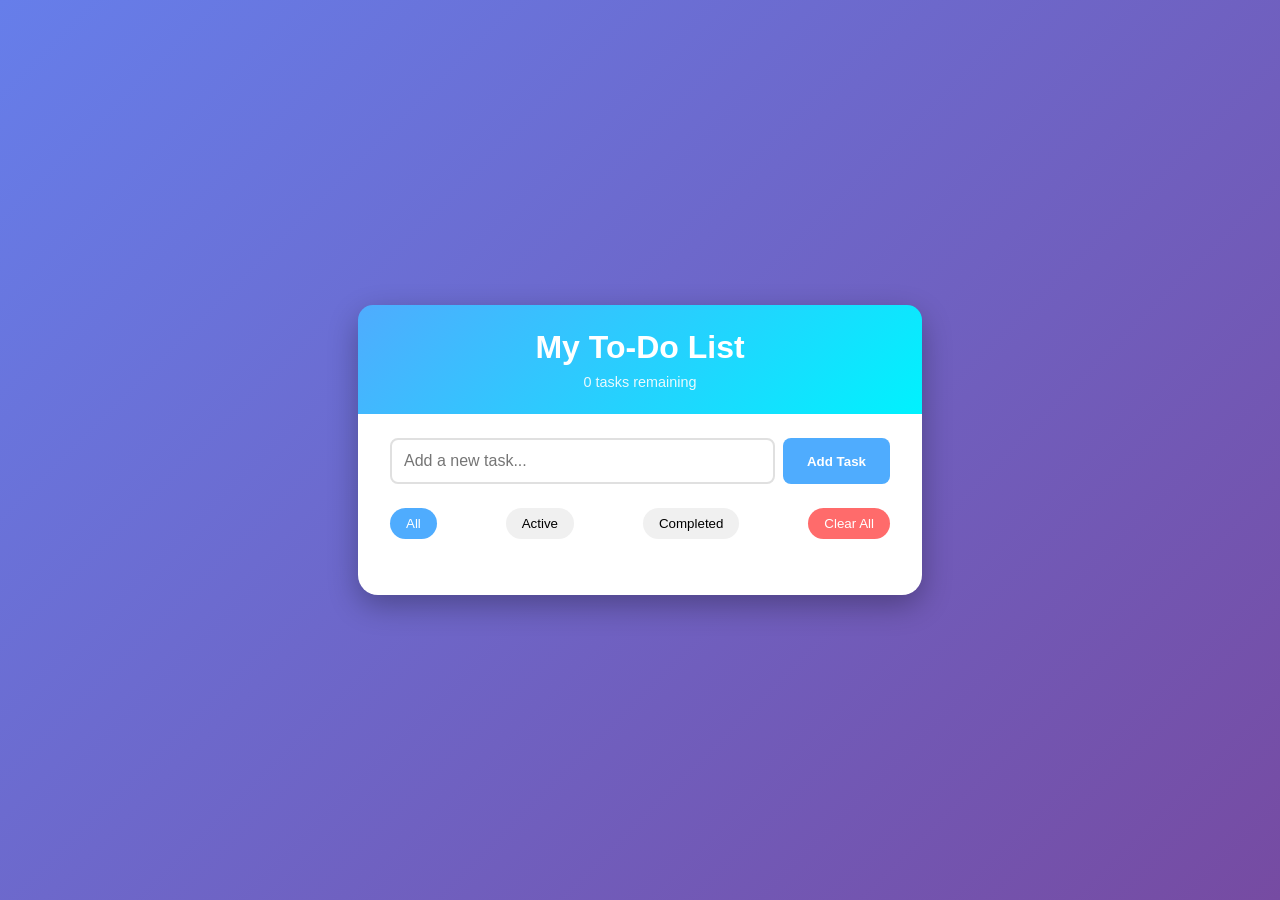
<file: index.html>
<!DOCTYPE html>
<html lang="en">
<head>
   <meta charset="UTF-8">
    <meta name="viewport" content="width=device-width, initial-scale=1.0">
     <link rel="stylesheet" href="java.css">
    <title> welcome to zikora's to do list</title>
</head>
<body>
    <div class="container">
        <div class="header">
            <h1>My To-Do List</h1>
            <p id="taskCount">0 tasks</p>
        </div>
       
        <div class="inner-container">
            <input id="taskInput" type="text" placeholder="Add a new task...">
            <button id="addBtn">Add Task</button>
        </div>
        <div class="filters">
            <button id="filterAll" class="filter-btn active">All</button>
            <button id="filterActive" class="filter-btn">Active</button>
            <button id="filterCompleted" class="filter-btn">Completed</button>
            <button id="clearAllBtn">Clear All</button>
        </div>
        <ul id="taskList"></ul>
    </div>

  <script src="java.js">
    
  </script>
    
</body>
</html>
</file>
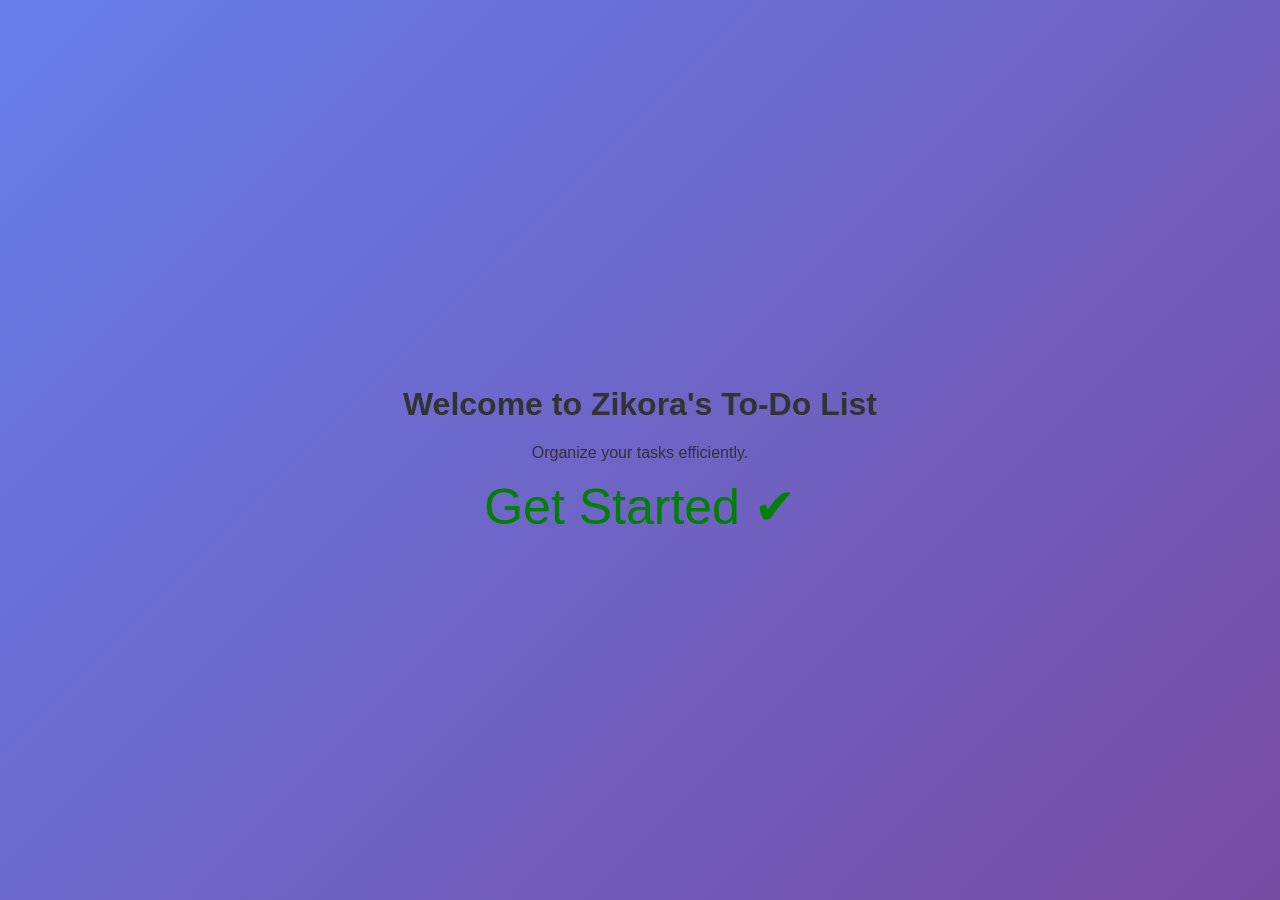
<file: landingpage.html>
<!DOCTYPE html>
<html lang="en">
<head>
    <meta charset="UTF-8">
    <meta name="viewport" content="width=device-width, initial-scale=1.0">
    <link rel="stylesheet" href="java.css">
    <style>
        body {
            font-family: Arial, sans-serif;
            display: flex;
            justify-content: center;
            align-items: center;
            height: 100vh;
            margin: 0;
            background-color: #f0f0f0;
        }
        .welcome {
            text-align: center;
        }
        .anchor:hover {
            opacity: 0.8;
            transform: scale(1.1);
            transition: all 0.3s ease;
            cursor: pointer;
        }
        .anchor {
            font-size: 50px;
            text-decoration: none;
            color: green;
        }
    </style>
    <title>Landing Page</title>
</head>
<body>
    <div class="welcome">
        <h1>Welcome to Zikora's To-Do List</h1>
        <p>Organize your tasks efficiently.</p>
        <a class="anchor" href="./index.html">
            Get Started ✔
        </a>
    </div>
</body>
</html>
</file>
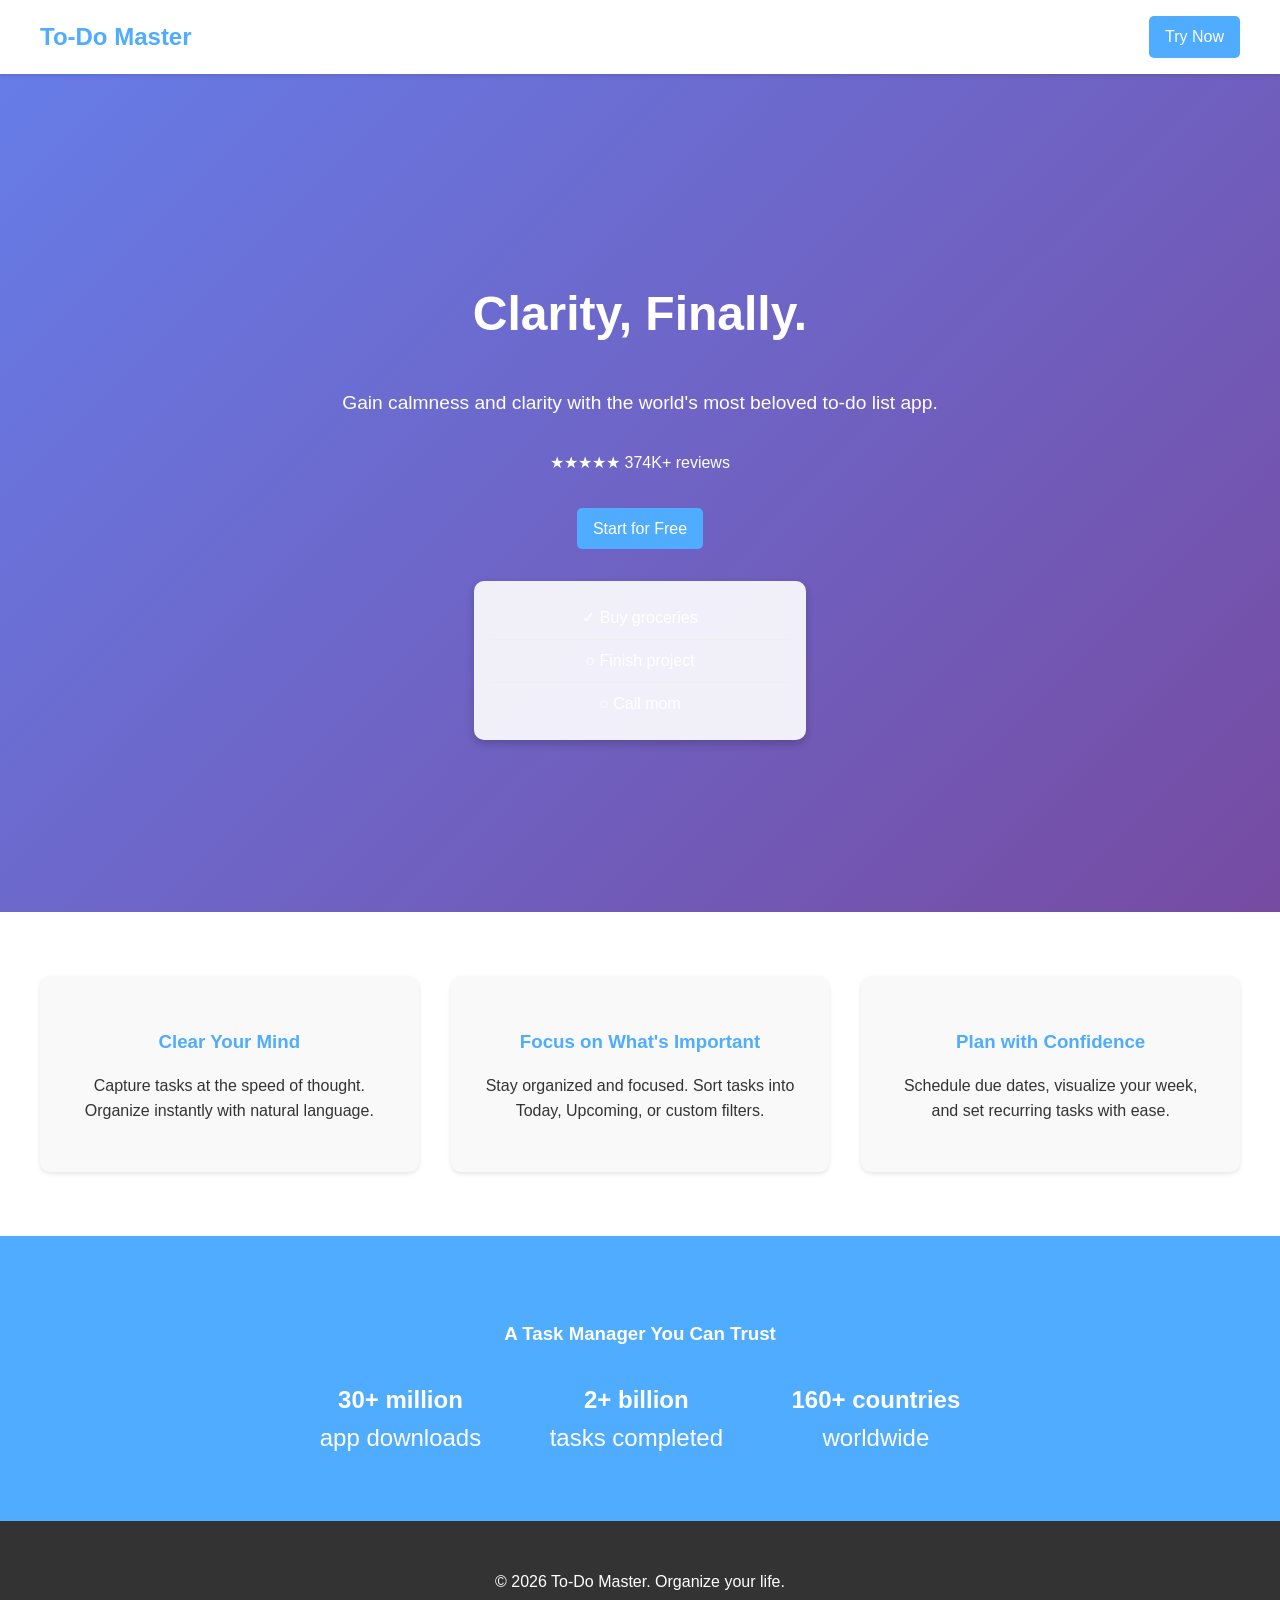
<file: newlanding.html>
<!DOCTYPE html>
<html lang="en">
<head>
    <meta charset="UTF-8">
    <meta name="viewport" content="width=device-width, initial-scale=1.0">
    <title>To-Do Master - Clarity and Productivity</title>
    <link rel="stylesheet" href="newlanding.css">
</head>
<body>
    <header>
        <nav>
            <h1>To-Do Master</h1>
            <a href="index.html" class="cta">Try Now</a>
        </nav>
    </header>

    <section class="hero">
        <h2>Clarity, Finally.</h2>
        <p>Gain calmness and clarity with the world's most beloved to-do list app.</p>
        <div class="reviews">
            <span>★★★★★ 374K+ reviews</span>
        </div>
        <a href="index.html" class="cta">Start for Free</a>
        <div class="hero-image">
            <!-- Placeholder for app screenshot -->
            <div class="mock-app">
                <div class="task">✓ Buy groceries</div>
                <div class="task">○ Finish project</div>
                <div class="task">○ Call mom</div>
            </div>
        </div>
    </section>

    <section class="features">
        <div class="feature">
            <h3>Clear Your Mind</h3>
            <p>Capture tasks at the speed of thought. Organize instantly with natural language.</p>
        </div>
        <div class="feature">
            <h3>Focus on What's Important</h3>
            <p>Stay organized and focused. Sort tasks into Today, Upcoming, or custom filters.</p>
        </div>
        <div class="feature">
            <h3>Plan with Confidence</h3>
            <p>Schedule due dates, visualize your week, and set recurring tasks with ease.</p>
        </div>
    </section>

    <section class="stats">
        <h3>A Task Manager You Can Trust</h3>
        <div class="stat">
            <strong>30+ million</strong><br>app downloads
        </div>
        <div class="stat">
            <strong>2+ billion</strong><br>tasks completed
        </div>
        <div class="stat">
            <strong>160+ countries</strong><br>worldwide
        </div>
    </section>

    <footer>
        <p>&copy; 2026 To-Do Master. Organize your life.</p>
    </footer>

    <script>
        // Simple fade-in animation on scroll
        const observerOptions = {
            threshold: 0.1
        };

        const observer = new IntersectionObserver((entries) => {
            entries.forEach(entry => {
                if (entry.isIntersecting) {
                    entry.target.style.opacity = '1';
                    entry.target.style.transform = 'translateY(0)';
                }
            });
        }, observerOptions);

        // Observe sections
        document.querySelectorAll('section').forEach(section => {
            section.style.opacity = '0';
            section.style.transform = 'translateY(20px)';
            section.style.transition = 'opacity 0.6s ease, transform 0.6s ease';
            observer.observe(section);
        });

        // Smooth scroll for CTA buttons
        document.querySelectorAll('.cta').forEach(btn => {
            btn.addEventListener('click', (e) => {
                // Since it's linking to index.html, no scroll needed
            });
        });
    </script>
</body>
</html>
</file>
<file: java.css>
body {
  font-family: 'Segoe UI', Tahoma, Geneva, Verdana, sans-serif;
  background: linear-gradient(135deg, #667eea 0%, #764ba2 100%);
  min-height: 100vh;
  margin: 0;
  display: flex;
  justify-content: center;
  align-items: center;
  color: #333;
}

.container {
  background: white;
  border-radius: 20px;
  box-shadow: 0 10px 30px rgba(0,0,0,0.3);
  padding: 2rem;
  width: 90%;
  max-width: 500px;
  display: grid;
  gap: 1.5rem;
  margin: 0 auto;
}

@media (max-width: 600px) {
  .container {
    margin-left: auto;
    margin-right: auto;
    width: 100%;
    max-width: 500px;
  }
}

.header {
  text-align: center;
  background: linear-gradient(135deg, #4facfe 0%, #00f2fe 100%);
  color: white;
  padding: 1.5rem;
  border-radius: 15px;
  margin: -2rem -2rem 0 -2rem;
  border-bottom-left-radius: 0;
  border-bottom-right-radius: 0;
}

.header h1 {
  margin: 0;
  font-size: 2rem;
}

#taskCount {
  margin: 0.5rem 0 0 0;
  font-size: 0.9rem;
  opacity: 0.9;
}

.inner-container {
  display: flex;
  gap: 0.5rem;
}

#taskInput {
  flex: 1;
  padding: 0.75rem;
  border: 2px solid #e0e0e0;
  border-radius: 8px;
  font-size: 1rem;
  transition: border-color 0.3s;
}

#taskInput:focus {
  outline: none;
  border-color: #4facfe;
}

#addBtn {
  padding: 0.75rem 1.5rem;
  background: #4facfe;
  color: white;
  border: none;
  border-radius: 8px;
  cursor: pointer;
  font-weight: bold;
  transition: background 0.3s;
}

#addBtn:hover {
  background: #00d4ff;
}

.filters {
  display: flex;
  justify-content: space-between;
  flex-wrap: wrap;
  gap: 0.5rem;
}

.filter-btn {
  padding: 0.5rem 1rem;
  background: #f0f0f0;
  border: none;
  border-radius: 20px;
  cursor: pointer;
  transition: all 0.3s;
}

.filter-btn.active {
  background: #4facfe;
  color: white;
}

.filter-btn:hover {
  background: #e0e0e0;
}

#clearAllBtn {
  background: #ff6b6b;
  color: white;
  border: none;
  border-radius: 20px;
  padding: 0.5rem 1rem;
  cursor: pointer;
  transition: background 0.3s;
}

#clearAllBtn:hover {
  background: #ff5252;
}

ul {
  list-style: none;
  padding: 0;
  margin: 0;
  display: flex;
  flex-direction: column;
  gap: 0.5rem;
}

li {
  display: flex;
  align-items: center;
  padding: 1rem;
  background: #f9f9f9;
  border-radius: 10px;
  box-shadow: 0 2px 4px rgba(0,0,0,0.1);
  transition: all 0.3s;
  position: relative;
}

li:hover {
  transform: translateY(-2px);
  box-shadow: 0 4px 8px rgba(0,0,0,0.15);
}

.checkbox {
  margin-right: 1rem;
  transform: scale(1.2);
}

.task-text {
  flex: 1;
  font-size: 1rem;
}

.completed .task-text {
  text-decoration: line-through;
  opacity: 0.6;
}

.deleteBtn {
  background: #ff6b6b;
  color: white;
  border: none;
  border-radius: 50%;
  width: 30px;
  height: 30px;
  cursor: pointer;
  display: flex;
  align-items: center;
  justify-content: center;
  transition: background 0.3s;
}

.editBtn {
  background: #ffd166;
  color: #1f2937;
  border: none;
  border-radius: 50%;
  width: 30px;
  height: 30px;
  cursor: pointer;
  display: flex;
  align-items: center;
  justify-content: center;
  margin-right: 0.5rem;
  transition: background 0.3s;
}

.editBtn:hover {
  background: #f4bf50;
}

.edit-input {
  flex: 1;
  padding: 0.75rem;
  border: 2px solid #4facfe;
  border-radius: 8px;
  font-size: 1rem;
}

.deleteBtn:hover {
  background: #ff5252;
}
</file>
<file: newlanding.css>
body {
    font-family: 'Segoe UI', Tahoma, Geneva, Verdana, sans-serif;
    margin: 0;
    padding: 0;
    color: #333;
    line-height: 1.6;
}

header {
    background: #fff;
    box-shadow: 0 2px 4px rgba(0,0,0,0.1);
    position: fixed;
    width: 100%;
    top: 0;
    z-index: 100;
}

nav {
    max-width: 1200px;
    margin: 0 auto;
    display: flex;
    justify-content: space-between;
    align-items: center;
    padding: 1rem;
}

h1 {
    margin: 0;
    color: #4facfe;
}

.cta {
    background: #4facfe;
    color: white;
    padding: 0.5rem 1rem;
    text-decoration: none;
    border-radius: 5px;
    transition: background 0.3s;
}

.cta:hover {
    background: #00d4ff;
}

.hero {
    padding: 8rem 1rem 4rem;
    text-align: center;
    background: linear-gradient(135deg, #667eea 0%, #764ba2 100%);
    color: white;
    min-height: 80vh;
    display: flex;
    flex-direction: column;
    justify-content: center;
    align-items: center;
}

.hero h2 {
    font-size: 3rem;
    margin-bottom: 1rem;
}

.hero p {
    font-size: 1.2rem;
    margin-bottom: 2rem;
}

.reviews {
    margin-bottom: 2rem;
}

.hero-image {
    margin-top: 2rem;
}

.mock-app {
    background: rgba(255,255,255,0.9);
    border-radius: 10px;
    padding: 1rem;
    width: 300px;
    box-shadow: 0 4px 8px rgba(0,0,0,0.2);
}

.task {
    padding: 0.5rem;
    border-bottom: 1px solid #eee;
}

.task:last-child {
    border-bottom: none;
}

.features {
    max-width: 1200px;
    margin: 4rem auto;
    padding: 0 1rem;
    display: grid;
    grid-template-columns: repeat(auto-fit, minmax(300px, 1fr));
    gap: 2rem;
}

.feature {
    text-align: center;
    padding: 2rem;
    background: #f9f9f9;
    border-radius: 10px;
    box-shadow: 0 2px 4px rgba(0,0,0,0.1);
}

.feature h3 {
    color: #4facfe;
    margin-bottom: 1rem;
}

.stats {
    background: #4facfe;
    color: white;
    text-align: center;
    padding: 4rem 1rem;
}

.stats h3 {
    margin-bottom: 2rem;
}

.stat {
    display: inline-block;
    margin: 0 2rem;
    font-size: 1.5rem;
}

footer {
    text-align: center;
    padding: 2rem;
    background: #333;
    color: white;
}
</file>
